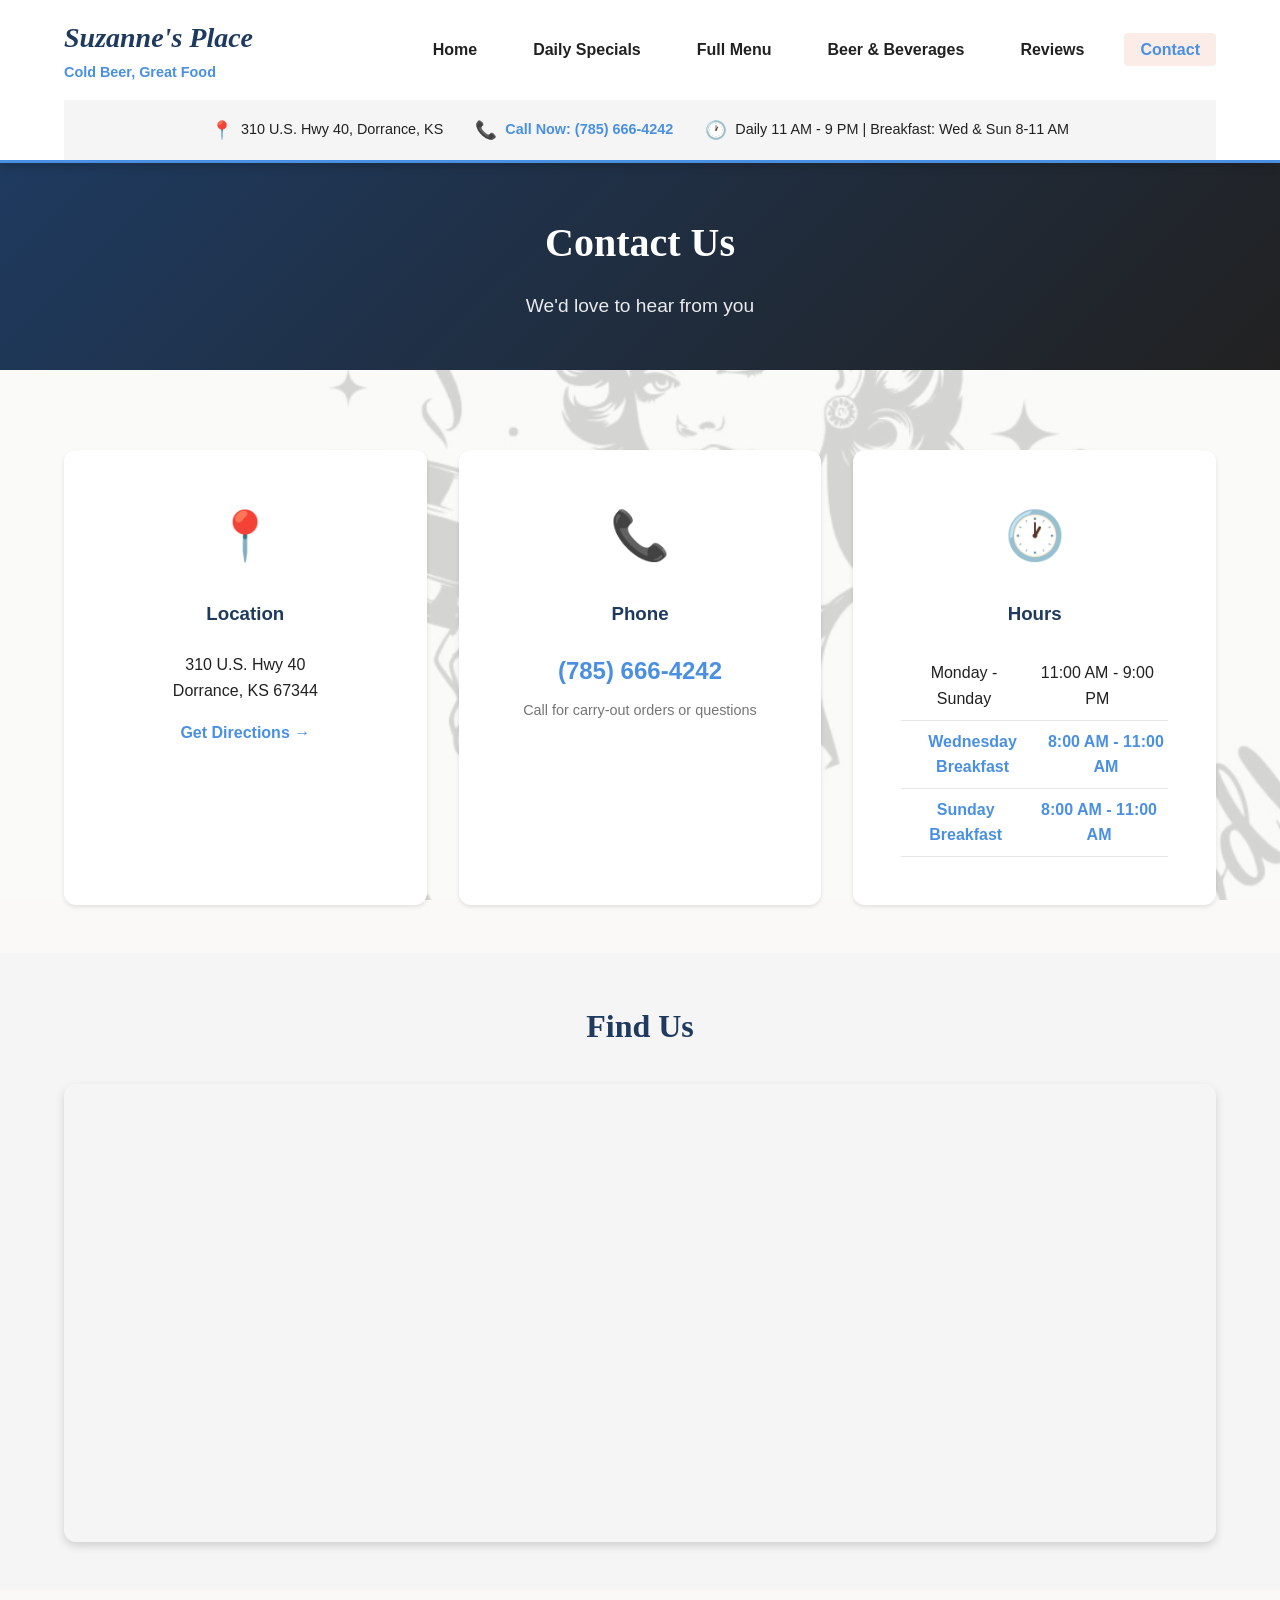
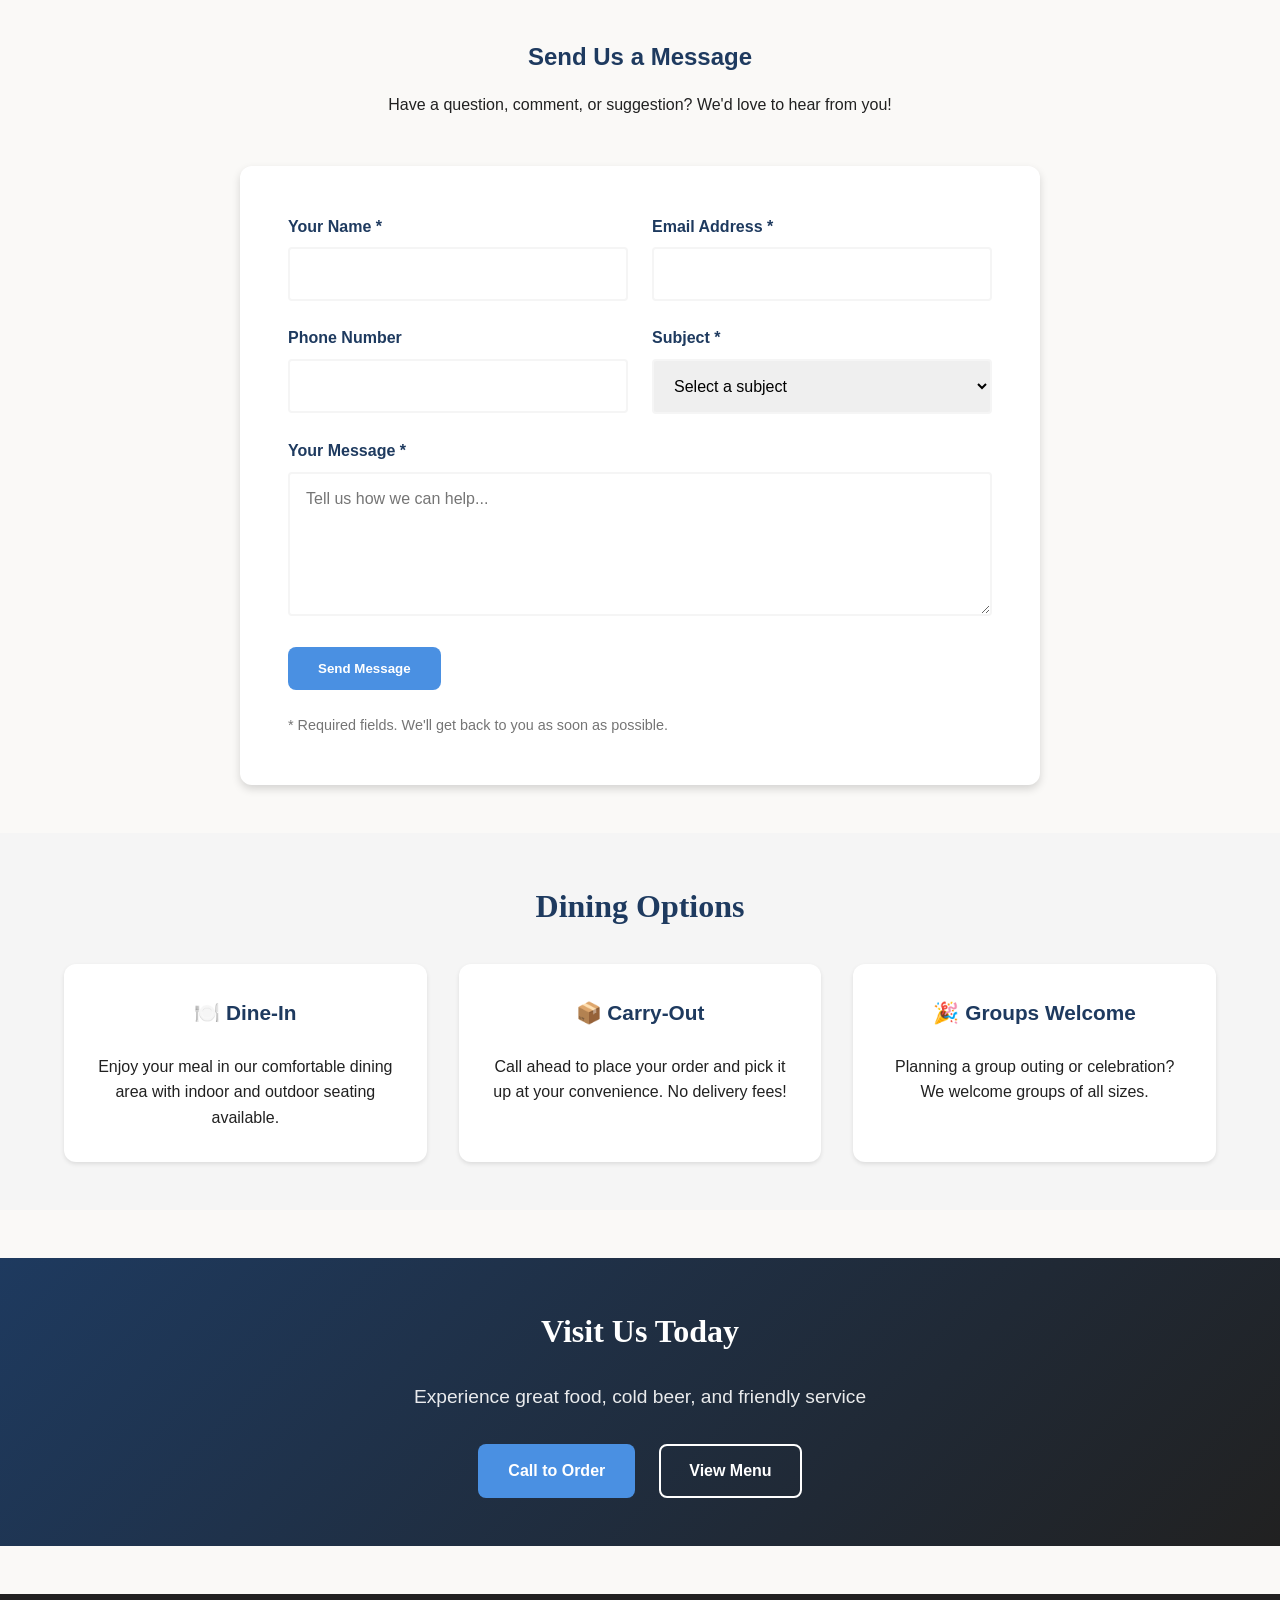
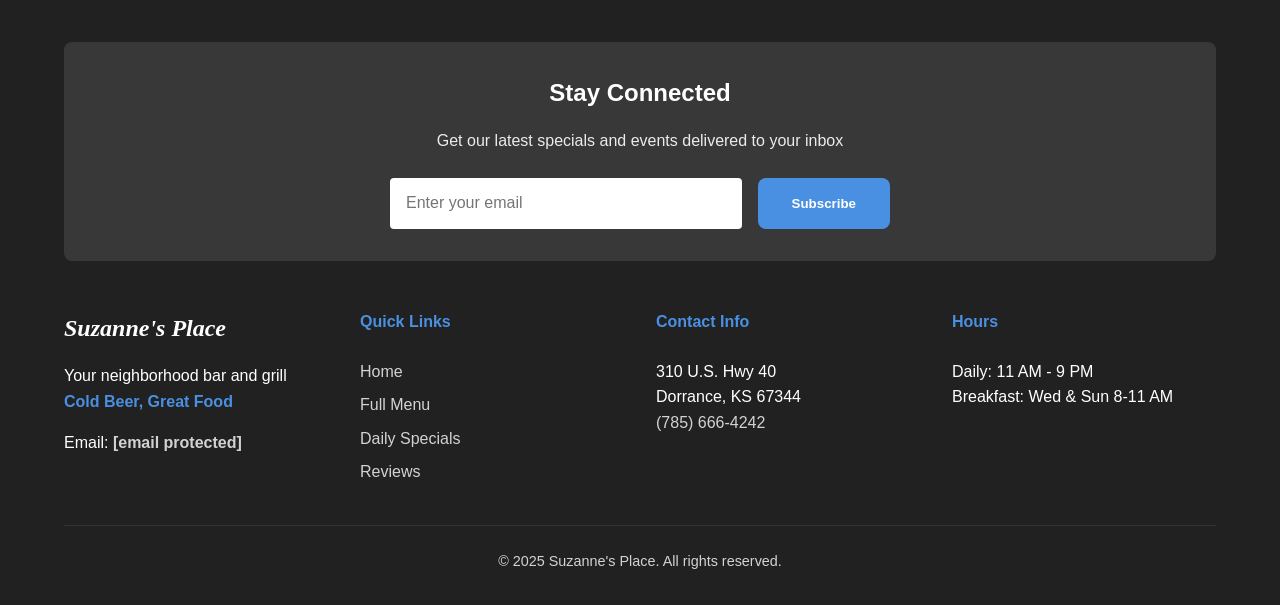
<file: contact.html>
<!DOCTYPE html>
<html lang="en">
<head>
    <meta charset="UTF-8">
    <meta name="viewport" content="width=device-width, initial-scale=1.0">
    <meta name="description" content="Contact Suzanne's Place bar and grill in Dorrance, Kansas. Address, phone, hours, and directions.">
    <title>Contact Us | Suzanne's Place - Dorrance, KS</title>
    <link rel="stylesheet" href="styles.css">
</head>
<body>
    <!-- Header Navigation -->
    <header class="site-header">
        <div class="container">
            <div class="header-content">
                <div class="logo-section">
                    <h1 class="logo-text">Suzanne's Place</h1>
                    <p class="tagline">Cold Beer, Great Food</p>
                </div>
                
                <button class="mobile-menu-toggle" aria-label="Toggle navigation menu">
                    <span></span>
                    <span></span>
                    <span></span>
                </button>
                
                <nav class="main-nav">
                    <ul>
                        <li><a href="index.html">Home</a></li>
                        <li><a href="daily-specials.html">Daily Specials</a></li>
                        <li><a href="menu.html">Full Menu</a></li>
                        <li><a href="beer-beverages.html">Beer & Beverages</a></li>
                        <li><a href="reviews.html">Reviews</a></li>
                        <li><a href="contact.html" class="active">Contact</a></li>
                    </ul>
                </nav>
            </div>
            
            <div class="header-info">
                <div class="info-item">
                    <span class="icon">📍</span>
                    <span>310 U.S. Hwy 40, Dorrance, KS</span>
                </div>
                <div class="info-item">
                    <span class="icon">📞</span>
                    <a href="tel:+17856664242" class="phone-link">Call Now: (785) 666-4242</a>
                </div>
                <div class="info-item">
                    <span class="icon">🕐</span>
                    <span>Daily 11 AM - 9 PM | Breakfast: Wed & Sun 8-11 AM</span>
                </div>
            </div>
        </div>
    </header>

    <!-- Page Header -->
    <section class="page-header">
        <div class="container">
            <h1>Contact Us</h1>
            <p>We'd love to hear from you</p>
        </div>
    </section>

    <!-- Contact Information -->
    <section class="contact-info-section">
        <div class="container">
            <div class="contact-grid">
                <div class="contact-card">
                    <div class="contact-icon">📍</div>
                    <h3>Location</h3>
                    <p>310 U.S. Hwy 40<br>
                    Dorrance, KS 67344</p>
                    <a href="https://maps.google.com/?q=310+US+Highway+40+Dorrance+KS+67344" target="_blank" class="link-arrow">Get Directions →</a>
                </div>

                <div class="contact-card">
                    <div class="contact-icon">📞</div>
                    <h3>Phone</h3>
                    <p><a href="tel:+7856664242" class="phone-large">(785) 666-4242</a></p>
                    <p class="contact-note">Call for carry-out orders or questions</p>
                </div>

                <div class="contact-card">
                    <div class="contact-icon">🕐</div>
                    <h3>Hours</h3>
                    <div class="hours-list-contact">
                        <div class="hours-item">
                            <span>Monday - Sunday</span>
                            <span>11:00 AM - 9:00 PM</span>
                        </div>
                        <div class="hours-item special-hours">
                            <span>Wednesday Breakfast</span>
                            <span>8:00 AM - 11:00 AM</span>
                        </div>
                        <div class="hours-item special-hours">
                            <span>Sunday Breakfast</span>
                            <span>8:00 AM - 11:00 AM</span>
                        </div>
                    </div>
                </div>
            </div>
        </div>
    </section>

    <!-- Map Section -->
    <section class="map-section">
        <div class="container">
            <h2 class="section-title">Find Us</h2>
            <div class="map-container">
                <!-- Replace this iframe src with your actual Google Maps embed code -->
                <iframe 
                    src="https://www.google.com/maps/embed?pb=!1m18!1m12!1m3!1d3091.234567890123!2d-98.5849999!3d38.8595000!2m3!1f0!2f0!3f0!3m2!1i1024!2i768!4f13.1!3m3!1m2!1s0x0%3A0x0!2zMzjCsDUxJzM0LjIiTiA5OMKwMzUnMDYuMCJX!5e0!3m2!1sen!2sus!4v1234567890123!5m2!1sen!2sus" 
                    width="100%" 
                    height="450" 
                    style="border:0;" 
                    allowfullscreen="" 
                    loading="lazy" 
                    referrerpolicy="no-referrer-when-downgrade"
                    title="Suzanne's Place location map">
                </iframe>
            </div>
        </div>
    </section>

    <!-- Contact Form -->
    <section class="contact-form-section">
        <div class="container">
            <div class="form-intro">
                <h2>Send Us a Message</h2>
                <p>Have a question, comment, or suggestion? We'd love to hear from you!</p>
            </div>

            <form class="contact-form" action="https://formspree.io/f/YOUR_FORM_ID" method="POST">
                <div class="form-row">
                    <div class="form-group">
                        <label for="contact-name">Your Name *</label>
                        <input type="text" id="contact-name" name="name" required>
                    </div>
                    
                    <div class="form-group">
                        <label for="contact-email">Email Address *</label>
                        <input type="email" id="contact-email" name="email" required>
                    </div>
                </div>

                <div class="form-row">
                    <div class="form-group">
                        <label for="contact-phone">Phone Number</label>
                        <input type="tel" id="contact-phone" name="phone">
                    </div>
                    
                    <div class="form-group">
                        <label for="contact-subject">Subject *</label>
                        <select id="contact-subject" name="subject" required>
                            <option value="">Select a subject</option>
                            <option value="general">General Inquiry</option>
                            <option value="catering">Catering Request</option>
                            <option value="feedback">Feedback</option>
                            <option value="suggestion">Suggestion</option>
                            <option value="other">Other</option>
                        </select>
                    </div>
                </div>
                
                <div class="form-group">
                    <label for="contact-message">Your Message *</label>
                    <textarea id="contact-message" name="message" rows="6" required placeholder="Tell us how we can help..."></textarea>
                </div>
                
                <button type="submit" class="btn btn-primary">Send Message</button>
                
                <p class="form-note">* Required fields. We'll get back to you as soon as possible.</p>
            </form>
        </div>
    </section>

    <!-- Dining Options -->
    <section class="dining-options-section">
        <div class="container">
            <h2 class="section-title">Dining Options</h2>
            <div class="options-grid">
                <div class="option-card">
                    <h3>🍽️ Dine-In</h3>
                    <p>Enjoy your meal in our comfortable dining area with indoor and outdoor seating available.</p>
                </div>

                <div class="option-card">
                    <h3>📦 Carry-Out</h3>
                    <p>Call ahead to place your order and pick it up at your convenience. No delivery fees!</p>
                </div>

                <div class="option-card">
                    <h3>🎉 Groups Welcome</h3>
                    <p>Planning a group outing or celebration? We welcome groups of all sizes.</p>
                </div>
            </div>
        </div>
    </section>

    <!-- Call to Action -->
    <section class="cta-section">
        <div class="container">
            <div class="cta-content">
                <h2>Visit Us Today</h2>
                <p>Experience great food, cold beer, and friendly service</p>
                <div class="cta-buttons">
                    <a href="tel:+17856664242" class="btn btn-primary">Call to Order</a>
                    <a href="menu.html" class="btn btn-outline">View Menu</a>
                </div>
            </div>
        </div>
    </section>

    <!-- Footer -->
    <footer class="site-footer">
        <div class="container">
            <!-- Email Signup in Footer -->
            <div class="footer-newsletter">
                <h3>Stay Connected</h3>
                <p>Get our latest specials and events delivered to your inbox</p>
                <form class="footer-newsletter-form" action="https://formspree.io/f/YOUR_FORM_ID" method="POST">
                    <input type="email" name="email" placeholder="Enter your email" required>
                    <button type="submit" class="btn btn-primary">Subscribe</button>
                </form>
            </div>
            
            <div class="footer-content">
                <div class="footer-section">
                    <h3>Suzanne's Place</h3>
                    <p>Your neighborhood bar and grill</p>
                    <p class="footer-tagline">Cold Beer, Great Food</p>
                    <p class="footer-email">Email: <a href="/cdn-cgi/l/email-protection#e78e898188a794929d8689898294978b868482c984888a"><span class="__cf_email__" data-cfemail="51383f373e1122242b303f3f3422213d3032347f323e3c">[email&#160;protected]</span></a></p>
                </div>
                
                <div class="footer-section">
                    <h4>Quick Links</h4>
                    <ul>
                        <li><a href="index.html">Home</a></li>
                        <li><a href="menu.html">Full Menu</a></li>
                        <li><a href="daily-specials.html">Daily Specials</a></li>
                        <li><a href="reviews.html">Reviews</a></li>
                    </ul>
                </div>
                
                <div class="footer-section">
                    <h4>Contact Info</h4>
                    <p>310 U.S. Hwy 40<br>Dorrance, KS 67344</p>
                    <p><a href="tel:+17856664242">(785) 666-4242</a></p>
                </div>
                
                <div class="footer-section">
                    <h4>Hours</h4>
                    <p>Daily: 11 AM - 9 PM</p>
                    <p>Breakfast: Wed & Sun 8-11 AM</p>
                </div>
            </div>
            
            <div class="footer-bottom">
                <p>&copy; 2025 Suzanne's Place. All rights reserved.</p>
</file>
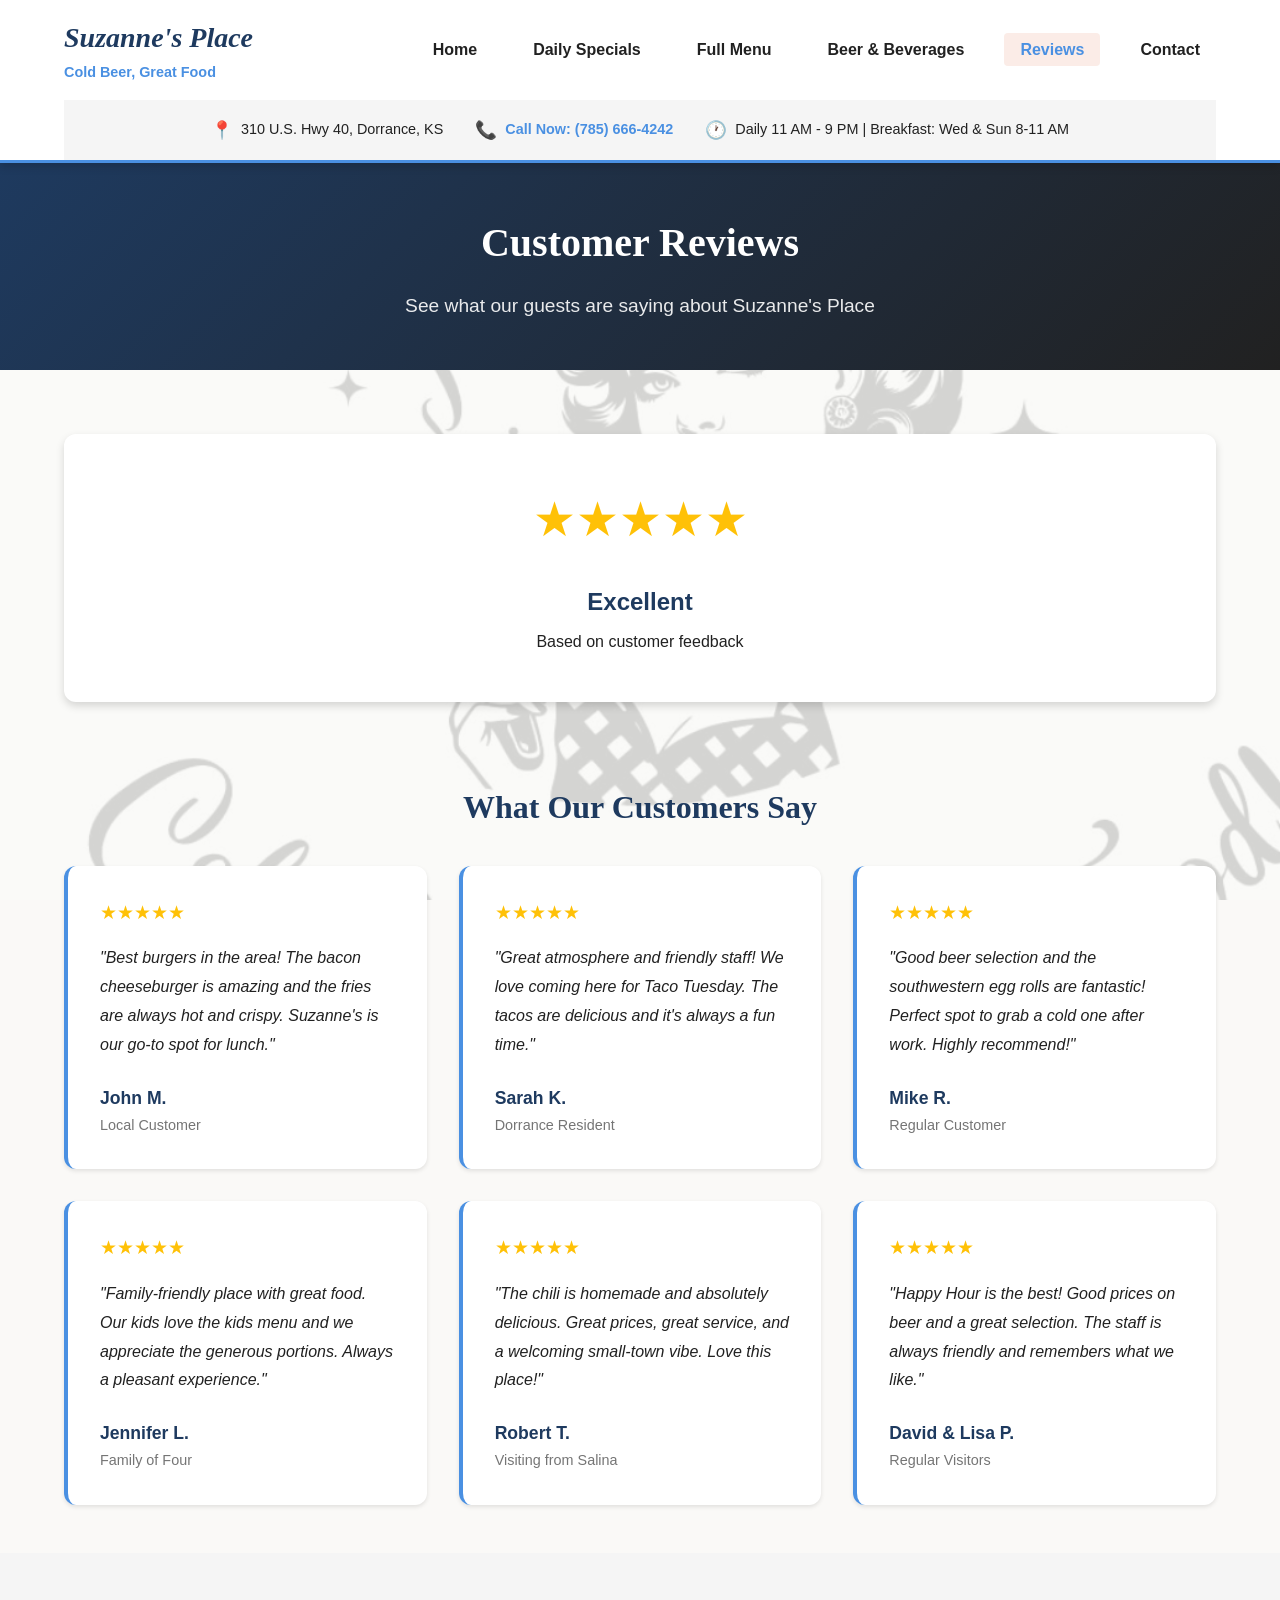
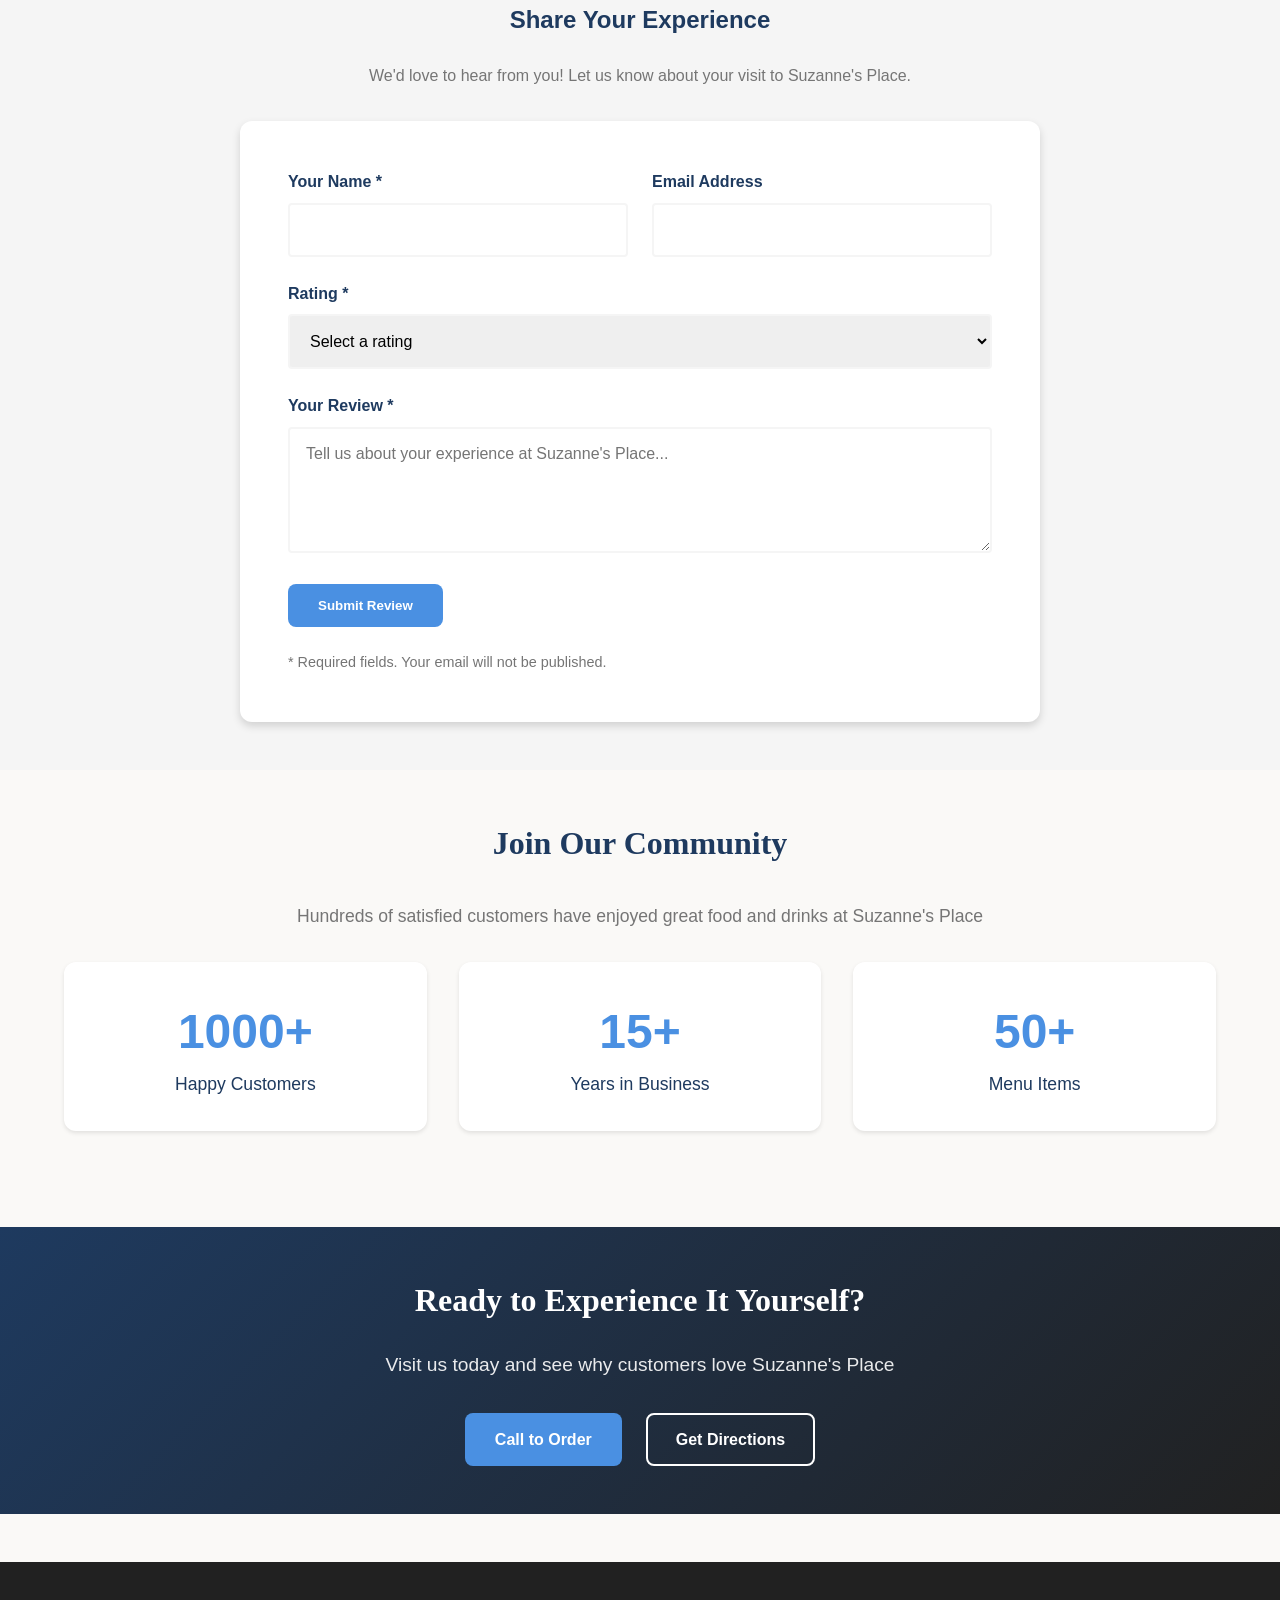
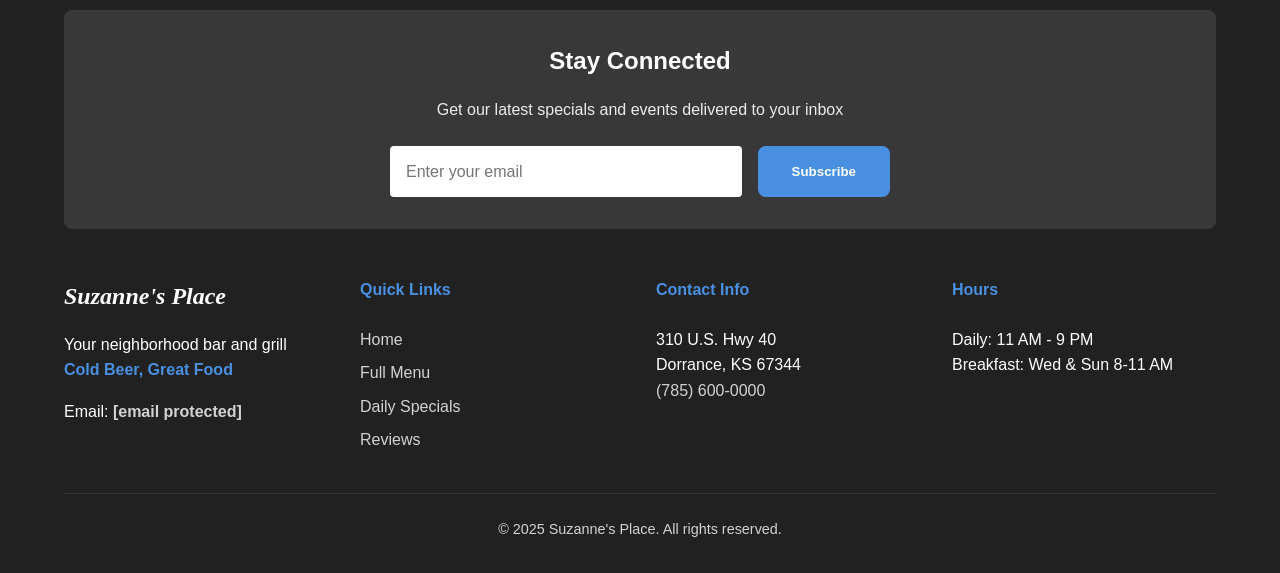
<file: reviews.html>
<!DOCTYPE html>
<html lang="en">
<head>
    <meta charset="UTF-8">
    <meta name="viewport" content="width=device-width, initial-scale=1.0">
    <meta name="description" content="Customer reviews and testimonials for Suzanne's Place bar and grill in Dorrance, Kansas. See what our customers are saying!">
    <title>Customer Reviews | Suzanne's Place - Dorrance, KS</title>
    <link rel="stylesheet" href="styles.css">
</head>
<body>
    <!-- Header Navigation -->
    <header class="site-header">
        <div class="container">
            <div class="header-content">
                <div class="logo-section">
                    <h1 class="logo-text">Suzanne's Place</h1>
                    <p class="tagline">Cold Beer, Great Food</p>
                </div>
                
                <button class="mobile-menu-toggle" aria-label="Toggle navigation menu">
                    <span></span>
                    <span></span>
                    <span></span>
                </button>
                
                <nav class="main-nav">
                    <ul>
                        <li><a href="index.html">Home</a></li>
                        <li><a href="daily-specials.html">Daily Specials</a></li>
                        <li><a href="menu.html">Full Menu</a></li>
                        <li><a href="beer-beverages.html">Beer & Beverages</a></li>
                        <li><a href="reviews.html" class="active">Reviews</a></li>
                        <li><a href="contact.html">Contact</a></li>
                    </ul>
                </nav>
            </div>
            
            <div class="header-info">
                <div class="info-item">
                    <span class="icon">📍</span>
                    <span>310 U.S. Hwy 40, Dorrance, KS</span>
                </div>
                <div class="info-item">
                    <span class="icon">📞</span>
                    <a href="tel:+17856664242" class="phone-link">Call Now: (785) 666-4242</a>
                </div>
                <div class="info-item">
                    <span class="icon">🕐</span>
                    <span>Daily 11 AM - 9 PM | Breakfast: Wed & Sun 8-11 AM</span>
                </div>
            </div>
        </div>
    </header>

    <!-- Page Header -->
    <section class="page-header">
        <div class="container">
            <h1>Customer Reviews</h1>
            <p>See what our guests are saying about Suzanne's Place</p>
        </div>
    </section>

    <!-- Reviews Summary -->
    <section class="reviews-summary">
        <div class="container">
            <div class="summary-card">
                <div class="rating-display">
                    <div class="stars">★★★★★</div>
                    <div class="rating-text">
                        <h2>Excellent</h2>
                        <p>Based on customer feedback</p>
                    </div>
                </div>
            </div>
        </div>
    </section>

    <!-- Customer Testimonials -->
    <section class="testimonials-section">
        <div class="container">
            <h2 class="section-title">What Our Customers Say</h2>
            
            <div class="testimonials-grid">
                <div class="testimonial-card">
                    <div class="stars-small">★★★★★</div>
                    <p class="testimonial-text">"Best burgers in the area! The bacon cheeseburger is amazing and the fries are always hot and crispy. Suzanne's is our go-to spot for lunch."</p>
                    <div class="testimonial-author">
                        <strong>John M.</strong>
                        <span>Local Customer</span>
                    </div>
                </div>

                <div class="testimonial-card">
                    <div class="stars-small">★★★★★</div>
                    <p class="testimonial-text">"Great atmosphere and friendly staff! We love coming here for Taco Tuesday. The tacos are delicious and it's always a fun time."</p>
                    <div class="testimonial-author">
                        <strong>Sarah K.</strong>
                        <span>Dorrance Resident</span>
                    </div>
                </div>

                <div class="testimonial-card">
                    <div class="stars-small">★★★★★</div>
                    <p class="testimonial-text">"Good beer selection and the southwestern egg rolls are fantastic! Perfect spot to grab a cold one after work. Highly recommend!"</p>
                    <div class="testimonial-author">
                        <strong>Mike R.</strong>
                        <span>Regular Customer</span>
                    </div>
                </div>

                <div class="testimonial-card">
                    <div class="stars-small">★★★★★</div>
                    <p class="testimonial-text">"Family-friendly place with great food. Our kids love the kids menu and we appreciate the generous portions. Always a pleasant experience."</p>
                    <div class="testimonial-author">
                        <strong>Jennifer L.</strong>
                        <span>Family of Four</span>
                    </div>
                </div>

                <div class="testimonial-card">
                    <div class="stars-small">★★★★★</div>
                    <p class="testimonial-text">"The chili is homemade and absolutely delicious. Great prices, great service, and a welcoming small-town vibe. Love this place!"</p>
                    <div class="testimonial-author">
                        <strong>Robert T.</strong>
                        <span>Visiting from Salina</span>
                    </div>
                </div>

                <div class="testimonial-card">
                    <div class="stars-small">★★★★★</div>
                    <p class="testimonial-text">"Happy Hour is the best! Good prices on beer and a great selection. The staff is always friendly and remembers what we like."</p>
                    <div class="testimonial-author">
                        <strong>David & Lisa P.</strong>
                        <span>Regular Visitors</span>
                    </div>
                </div>
            </div>
        </div>
    </section>

    <!-- Leave a Review Section -->
    <section class="leave-review-section">
        <div class="container">
            <div class="review-form-container">
                <h2>Share Your Experience</h2>
                <p>We'd love to hear from you! Let us know about your visit to Suzanne's Place.</p>
                
                <form class="review-form" action="https://formspree.io/f/YOUR_FORM_ID" method="POST">
                    <div class="form-row">
                        <div class="form-group">
                            <label for="review-name">Your Name *</label>
                            <input type="text" id="review-name" name="name" required>
                        </div>
                        
                        <div class="form-group">
                            <label for="review-email">Email Address</label>
                            <input type="email" id="review-email" name="email">
                        </div>
                    </div>
                    
                    <div class="form-group">
                        <label for="review-rating">Rating *</label>
                        <select id="review-rating" name="rating" required>
                            <option value="">Select a rating</option>
                            <option value="5">★★★★★ Excellent</option>
                            <option value="4">★★★★☆ Very Good</option>
                            <option value="3">★★★☆☆ Good</option>
                            <option value="2">★★☆☆☆ Fair</option>
                            <option value="1">★☆☆☆☆ Poor</option>
                        </select>
                    </div>
                    
                    <div class="form-group">
                        <label for="review-text">Your Review *</label>
                        <textarea id="review-text" name="review" rows="5" required placeholder="Tell us about your experience at Suzanne's Place..."></textarea>
                    </div>
                    
                    <button type="submit" class="btn btn-primary">Submit Review</button>
                    
                    <p class="form-note">* Required fields. Your email will not be published.</p>
                </form>
            </div>
        </div>
    </section>

    <!-- Social Proof -->
    <section class="social-proof-section">
        <div class="container">
            <h2 class="section-title">Join Our Community</h2>
            <p class="section-intro">Hundreds of satisfied customers have enjoyed great food and drinks at Suzanne's Place</p>
            
            <div class="stats-grid">
                <div class="stat-card">
                    <div class="stat-number">1000+</div>
                    <div class="stat-label">Happy Customers</div>
                </div>
                
                <div class="stat-card">
                    <div class="stat-number">15+</div>
                    <div class="stat-label">Years in Business</div>
                </div>
                
                <div class="stat-card">
                    <div class="stat-number">50+</div>
                    <div class="stat-label">Menu Items</div>
                </div>
            </div>
        </div>
    </section>

    <!-- Call to Action -->
    <section class="cta-section">
        <div class="container">
            <div class="cta-content">
                <h2>Ready to Experience It Yourself?</h2>
                <p>Visit us today and see why customers love Suzanne's Place</p>
                <div class="cta-buttons">
                    <a href="tel:+17856000000" class="btn btn-primary">Call to Order</a>
                    <a href="contact.html" class="btn btn-outline">Get Directions</a>
                </div>
            </div>
        </div>
    </section>

    <!-- Footer -->
    <footer class="site-footer">
        <div class="container">
            <!-- Email Signup in Footer -->
            <div class="footer-newsletter">
                <h3>Stay Connected</h3>
                <p>Get our latest specials and events delivered to your inbox</p>
                <form class="footer-newsletter-form" action="https://formspree.io/f/YOUR_FORM_ID" method="POST">
                    <input type="email" name="email" placeholder="Enter your email" required>
                    <button type="submit" class="btn btn-primary">Subscribe</button>
                </form>
            </div>
            
            <div class="footer-content">
                <div class="footer-section">
                    <h3>Suzanne's Place</h3>
                    <p>Your neighborhood bar and grill</p>
                    <p class="footer-tagline">Cold Beer, Great Food</p>
                    <p class="footer-email">Email: <a href="/cdn-cgi/l/email-protection#ec85828a83ac9f99968d8282899f9c808d8f89c28f8381"><span class="__cf_email__" data-cfemail="8ae3e4ece5caf9fff0ebe4e4eff9fae6ebe9efa4e9e5e7">[email&#160;protected]</span></a></p>
                </div>
                
                <div class="footer-section">
                    <h4>Quick Links</h4>
                    <ul>
                        <li><a href="index.html">Home</a></li>
                        <li><a href="menu.html">Full Menu</a></li>
                        <li><a href="daily-specials.html">Daily Specials</a></li>
                        <li><a href="reviews.html">Reviews</a></li>
                    </ul>
                </div>
                
                <div class="footer-section">
                    <h4>Contact Info</h4>
                    <p>310 U.S. Hwy 40<br>Dorrance, KS 67344</p>
                    <p><a href="tel:+17856000000">(785) 600-0000</a></p>
                </div>
                
                <div class="footer-section">
                    <h4>Hours</h4>
                    <p>Daily: 11 AM - 9 PM</p>
                    <p>Breakfast: Wed & Sun 8-11 AM</p>
                </div>
            </div>
            
            <div class="footer-bottom">
                <p>&copy; 2025 Suzanne's Place. All rights reserved.</p>
</file>
<file: styles.css>
/* ============================================
   SUZANNE'S PLACE - WEBSITE STYLES
   Bar & Grill Theme with Warm, Welcoming Design
   ============================================ */

/* CSS Variables - Color Palette */
:root {
    /* Primary Colors - Blue bar and grill theme */
    --primary-brown: #1E3A5F;
    --accent-orange: #4A90E2;
    --warm-tan: #7BA3CC;
    --cream: #EFEBE9;
    --dark-charcoal: #212121;
    
    /* Text Colors */
    --text-primary: #212121;
    --text-secondary: #5D4037;
    --text-light: #757575;
    --text-white: #FFFFFF;
    
    /* Background Colors */
    --bg-cream: #FAF9F7;
    --bg-white: #FFFFFF;
    --bg-light: #F5F5F5;
    
    /* Accent Colors */
    --success-green: #4CAF50;
    --warning-yellow: #FFC107;
    
    /* Spacing */
    --spacing-xs: 0.5rem;
    --spacing-sm: 1rem;
    --spacing-md: 1.5rem;
    --spacing-lg: 2rem;
    --spacing-xl: 3rem;
    
    /* Border Radius */
    --radius-sm: 4px;
    --radius-md: 8px;
    --radius-lg: 12px;
    
    /* Shadows */
    --shadow-sm: 0 2px 4px rgba(0,0,0,0.1);
    --shadow-md: 0 4px 8px rgba(0,0,0,0.15);
    --shadow-lg: 0 8px 16px rgba(0,0,0,0.2);
    
    /* Transitions */
    --transition-fast: 0.2s ease;
    --transition-normal: 0.3s ease;
}

/* ============================================
   RESET & BASE STYLES
   ============================================ */

* {
    margin: 0;
    padding: 0;
    box-sizing: border-box;
}

html {
    font-size: 16px;
    scroll-behavior: smooth;
}

body {
    font-family: 'Segoe UI', Tahoma, Geneva, Verdana, sans-serif;
    line-height: 1.6;
    color: var(--text-primary);
    background-color: var(--bg-cream);
    position: relative;
}

body::before {
    content: '';
    position: fixed;
    top: 0;
    left: 0;
    width: 100%;
    height: 100%;
    background-image: url('images/suzannes-place-logo.png');
    background-repeat: no-repeat;
    background-position: center center;
    background-size: cover;
    opacity: 0.15;
    z-index: -1;
    pointer-events: none;
}

img {
    max-width: 100%;
    height: auto;
    display: block;
    /* Prevent images from being dragged */
    -webkit-user-drag: none;
    user-select: none;
    /* Smooth rendering on all devices */
    image-rendering: auto;
    -ms-interpolation-mode: bicubic;
}

a {
    text-decoration: none;
    color: inherit;
    transition: var(--transition-fast);
}

ul {
    list-style: none;
}

/* ============================================
   CONTAINER & LAYOUT
   ============================================ */

.container {
    max-width: 1200px;
    margin: 0 auto;
    padding: 0 var(--spacing-md);
}

/* ============================================
   HEADER STYLES
   ============================================ */

.site-header {
    background-color: var(--bg-white);
    border-bottom: 3px solid var(--accent-orange);
    position: sticky;
    top: 0;
    z-index: 1000;
    box-shadow: var(--shadow-md);
}

.header-content {
    display: flex;
    justify-content: space-between;
    align-items: center;
    padding: var(--spacing-sm) 0;
}

.logo-section {
    display: flex;
    flex-direction: column;
}

.logo-text {
    font-size: 1.75rem;
    font-weight: 700;
    color: var(--primary-brown);
    font-family: 'Georgia', serif;
    font-style: italic;
}

.tagline {
    font-size: 0.9rem;
    color: var(--accent-orange);
    font-weight: 600;
}

/* Mobile Menu Toggle */
.mobile-menu-toggle {
    display: none;
    flex-direction: column;
    background: none;
    border: none;
    cursor: pointer;
    padding: var(--spacing-xs);
}

.mobile-menu-toggle span {
    width: 25px;
    height: 3px;
    background-color: var(--primary-brown);
    margin: 3px 0;
    transition: var(--transition-fast);
    border-radius: 2px;
}

/* Main Navigation */
.main-nav ul {
    display: flex;
    gap: var(--spacing-md);
}

.main-nav a {
    color: var(--text-primary);
    font-weight: 600;
    padding: var(--spacing-xs) var(--spacing-sm);
    border-radius: var(--radius-sm);
    transition: var(--transition-fast);
}

.main-nav a:hover,
.main-nav a.active {
    color: var(--accent-orange);
    background-color: rgba(216, 67, 21, 0.1);
}

/* Header Info Bar */
.header-info {
    display: flex;
    gap: var(--spacing-lg);
    padding: var(--spacing-sm) 0;
    background-color: var(--bg-light);
    flex-wrap: wrap;
    justify-content: center;
}

.info-item {
    display: flex;
    align-items: center;
    gap: var(--spacing-xs);
    font-size: 0.9rem;
}

.info-item .icon {
    font-size: 1.1rem;
}

.phone-link {
    color: var(--accent-orange);
    font-weight: 700;
}

.phone-link:hover {
    text-decoration: underline;
}

/* ============================================
   HERO SECTION
   ============================================ */

.hero {
    position: relative;
    background: linear-gradient(135deg, var(--primary-brown) 0%, var(--dark-charcoal) 100%);
    color: var(--text-white);
    padding: var(--spacing-xl) 0;
    margin-bottom: var(--spacing-lg);
}

.hero-image img {
    width: 100%;
    height: 400px;
    object-fit: contain;
    border-radius: var(--radius-lg);
    box-shadow: var(--shadow-lg);
    background-color: var(--bg-white);
    padding: var(--spacing-lg);
}

.hero-content {
    padding: var(--spacing-lg) 0;
}

.hero-title {
    font-size: 2.5rem;
    margin-bottom: var(--spacing-md);
    font-family: 'Georgia', serif;
}

.hero-description {
    font-size: 1.2rem;
    margin-bottom: var(--spacing-lg);
    opacity: 0.95;
}

.hero-buttons {
    display: flex;
    gap: var(--spacing-md);
    flex-wrap: wrap;
}

/* ============================================
   BUTTONS
   ============================================ */

.btn {
    display: inline-block;
    padding: 12px 28px;
    border-radius: var(--radius-md);
    font-weight: 700;
    text-align: center;
    cursor: pointer;
    transition: var(--transition-normal);
    border: 2px solid transparent;
}

.btn-primary {
    background-color: var(--accent-orange);
    color: var(--text-white);
}

.btn-primary:hover {
    background-color: #BF360C;
    transform: translateY(-2px);
    box-shadow: var(--shadow-md);
}

.btn-secondary {
    background-color: var(--primary-brown);
    color: var(--text-white);
}

.btn-secondary:hover {
    background-color: #4E342E;
}

.btn-outline {
    background-color: transparent;
    color: var(--text-white);
    border-color: var(--text-white);
}

.btn-outline:hover {
    background-color: var(--text-white);
    color: var(--primary-brown);
}

/* ============================================
   PAGE HEADER
   ============================================ */

.page-header {
    background: linear-gradient(135deg, var(--primary-brown) 0%, var(--dark-charcoal) 100%);
    color: var(--text-white);
    padding: var(--spacing-xl) 0;
    text-align: center;
    margin-bottom: var(--spacing-lg);
}

.page-header h1 {
    font-size: 2.5rem;
    margin-bottom: var(--spacing-sm);
    font-family: 'Georgia', serif;
}

.page-header p {
    font-size: 1.2rem;
    opacity: 0.9;
}

/* ============================================
   SECTION STYLES
   ============================================ */

.section-title {
    font-size: 2rem;
    color: var(--primary-brown);
    margin-bottom: var(--spacing-lg);
    text-align: center;
    font-family: 'Georgia', serif;
}

.section-intro {
    text-align: center;
    font-size: 1.1rem;
    color: var(--text-light);
    margin-bottom: var(--spacing-lg);
    max-width: 800px;
    margin-left: auto;
    margin-right: auto;
}

/* Quick Info Section */
.quick-info {
    padding: var(--spacing-xl) 0;
    background-color: var(--bg-white);
}

.info-grid {
    display: grid;
    grid-template-columns: repeat(auto-fit, minmax(300px, 1fr));
    gap: var(--spacing-lg);
}

.info-card {
    background-color: var(--bg-cream);
    padding: var(--spacing-lg);
    border-radius: var(--radius-lg);
    box-shadow: var(--shadow-sm);
    transition: var(--transition-normal);
}

.info-card:hover {
    transform: translateY(-5px);
    box-shadow: var(--shadow-md);
}

.info-card h3 {
    color: var(--primary-brown);
    margin-bottom: var(--spacing-sm);
    font-size: 1.4rem;
}

.link-arrow {
    color: var(--accent-orange);
    font-weight: 700;
    display: inline-block;
    margin-top: var(--spacing-sm);
}

.link-arrow:hover {
    transform: translateX(5px);
}

/* Featured Section */
.featured-section {
    padding: var(--spacing-xl) 0;
}

.featured-grid {
    display: grid;
    grid-template-columns: repeat(auto-fit, minmax(280px, 1fr));
    gap: var(--spacing-lg);
    margin-bottom: var(--spacing-lg);
}

.featured-item {
    background-color: var(--bg-white);
    border-radius: var(--radius-lg);
    overflow: hidden;
    box-shadow: var(--shadow-sm);
    transition: var(--transition-normal);
}

.featured-item:hover {
    transform: translateY(-5px);
    box-shadow: var(--shadow-lg);
}

.featured-image {
    height: 200px;
    overflow: hidden;
}

.featured-image img {
    width: 100%;
    height: 100%;
    object-fit: cover;
}

.featured-item h3 {
    padding: var(--spacing-md);
    color: var(--primary-brown);
}

.featured-item p {
    padding: 0 var(--spacing-md);
    color: var(--text-light);
}

.featured-item .price {
    display: block;
    padding: var(--spacing-md);
    color: var(--accent-orange);
    font-weight: 700;
    font-size: 1.2rem;
}

.text-center {
    text-align: center;
}

/* Hours Section */
.hours-section {
    padding: var(--spacing-xl) 0;
    background-color: var(--bg-white);
}

.hours-grid {
    display: grid;
    grid-template-columns: repeat(auto-fit, minmax(300px, 1fr));
    gap: var(--spacing-lg);
}

.hours-card {
    background-color: var(--bg-cream);
    padding: var(--spacing-lg);
    border-radius: var(--radius-lg);
    box-shadow: var(--shadow-sm);
}

.hours-card h2 {
    color: var(--primary-brown);
    margin-bottom: var(--spacing-md);
    font-size: 1.5rem;
}

.hours-row {
    display: flex;
    justify-content: space-between;
    padding: var(--spacing-sm) 0;
    border-bottom: 1px solid rgba(0,0,0,0.1);
}

.hours-row.special {
    color: var(--accent-orange);
    font-weight: 700;
}

.events-list .event-item {
    padding: var(--spacing-sm) 0;
    border-bottom: 1px solid rgba(0,0,0,0.1);
}

.event-item strong {
    color: var(--primary-brown);
    display: block;
    margin-bottom: var(--spacing-xs);
}

/* About Section */
.about-section {
    padding: var(--spacing-xl) 0;
}

.about-content {
    display: grid;
    grid-template-columns: repeat(auto-fit, minmax(300px, 1fr));
    gap: var(--spacing-xl);
    align-items: center;
}

.about-text p {
    margin-bottom: var(--spacing-md);
    line-height: 1.8;
}

.about-image img {
    border-radius: var(--radius-lg);
    box-shadow: var(--shadow-md);
}

/* ============================================
   MENU STYLES
   ============================================ */

.menu-nav {
    background-color: var(--bg-white);
    padding: var(--spacing-md) 0;
    margin-bottom: var(--spacing-lg);
    position: sticky;
    top: 140px;
    z-index: 100;
    box-shadow: var(--shadow-sm);
}

.menu-categories {
    display: flex;
    gap: var(--spacing-md);
    justify-content: center;
    flex-wrap: wrap;
}

.menu-cat-link {
    padding: var(--spacing-xs) var(--spacing-md);
    background-color: var(--bg-cream);
    border-radius: var(--radius-md);
    color: var(--primary-brown);
    font-weight: 600;
    transition: var(--transition-fast);
}

.menu-cat-link:hover {
    background-color: var(--accent-orange);
    color: var(--text-white);
}

.menu-content {
    padding: var(--spacing-lg) 0;
}

.menu-category {
    margin-bottom: var(--spacing-xl);
}

.category-title {
    font-size: 1.8rem;
    color: var(--primary-brown);
    margin-bottom: var(--spacing-md);
    font-family: 'Georgia', serif;
    border-bottom: 3px solid var(--accent-orange);
    padding-bottom: var(--spacing-sm);
}

.category-note {
    font-style: italic;
    color: var(--text-light);
    margin-bottom: var(--spacing-md);
}

.menu-grid {
    display: grid;
    grid-template-columns: repeat(auto-fill, minmax(300px, 1fr));
    gap: var(--spacing-lg);
}

.menu-item {
    background-color: var(--bg-white);
    border-radius: var(--radius-lg);
    overflow: hidden;
    box-shadow: var(--shadow-sm);
    transition: var(--transition-normal);
}

.menu-item:hover {
    box-shadow: var(--shadow-md);
    transform: translateY(-3px);
}

.menu-item-image {
    height: 180px;
    overflow: hidden;
    background-color: var(--bg-light);
}

.menu-item-image img {
    width: 100%;
    height: 100%;
    object-fit: cover;
}

.menu-item-content {
    padding: var(--spacing-md);
}

.item-name {
    font-size: 1.2rem;
    color: var(--primary-brown);
    margin-bottom: var(--spacing-xs);
    font-weight: 700;
}

.item-description {
    color: var(--text-light);
    margin-bottom: var(--spacing-sm);
    font-size: 0.95rem;
}

.item-price {
    color: var(--accent-orange);
    font-weight: 700;
    font-size: 1.1rem;
}

/* ============================================
   BEER & BEVERAGES STYLES
   ============================================ */

.happy-hour-banner {
    background: linear-gradient(135deg, var(--accent-orange) 0%, var(--primary-brown) 100%);
    color: var(--text-white);
    padding: var(--spacing-lg);
    margin-bottom: var(--spacing-lg);
    border-radius: var(--radius-lg);
}

.happy-hour-times-banner {
    display: flex;
    gap: var(--spacing-xl);
    justify-content: center;
    flex-wrap: wrap;
    margin-top: var(--spacing-md);
}

.time-item {
    display: flex;
    flex-direction: column;
    text-align: center;
}

.time-item strong {
    font-size: 1.2rem;
    margin-bottom: var(--spacing-xs);
}

.beer-section,
.seltzers-section,
.beverages-section {
    padding: var(--spacing-xl) 0;
}

.beer-category {
    margin-bottom: var(--spacing-xl);
}

.beer-category-title {
    font-size: 1.5rem;
    color: var(--primary-brown);
    margin-bottom: var(--spacing-md);
    border-left: 4px solid var(--accent-orange);
    padding-left: var(--spacing-md);
}

.beer-grid {
    display: grid;
    grid-template-columns: repeat(auto-fill, minmax(200px, 1fr));
    gap: var(--spacing-md);
}

.beer-item {
    background-color: var(--bg-white);
    border-radius: var(--radius-md);
    overflow: hidden;
    box-shadow: var(--shadow-sm);
    transition: var(--transition-normal);
    text-align: center;
}

.beer-item:hover {
    transform: translateY(-3px);
    box-shadow: var(--shadow-md);
}

.beer-image {
    height: 150px;
    background-color: var(--bg-light);
    display: flex;
    align-items: center;
    justify-content: center;
    overflow: hidden;
}

.beer-image img {
    max-height: 100%;
    width: auto;
}

.beer-info {
    padding: var(--spacing-md);
}

.beer-info h4 {
    color: var(--primary-brown);
    margin-bottom: var(--spacing-xs);
}

.beer-type {
    font-size: 0.9rem;
    color: var(--text-light);
}

.beverage-grid {
    display: grid;
    grid-template-columns: repeat(auto-fit, minmax(250px, 1fr));
    gap: var(--spacing-lg);
}

.beverage-category {
    background-color: var(--bg-white);
    padding: var(--spacing-lg);
    border-radius: var(--radius-lg);
    box-shadow: var(--shadow-sm);
}

.beverage-category h3 {
    color: var(--primary-brown);
    margin-bottom: var(--spacing-md);
}

.beverage-list {
    margin-bottom: var(--spacing-md);
}

.beverage-list li {
    padding: var(--spacing-xs) 0;
    border-bottom: 1px solid rgba(0,0,0,0.05);
}

.beverage-price {
    color: var(--accent-orange);
    font-weight: 700;
}

/* ============================================
   SPECIALS PAGE STYLES
   ============================================ */

.specials-section {
    padding: var(--spacing-xl) 0;
}

.featured-special {
    background-color: var(--bg-white);
    border-radius: var(--radius-lg);
    overflow: hidden;
    margin-bottom: var(--spacing-xl);
    box-shadow: var(--shadow-md);
    display: grid;
    grid-template-columns: 1fr 1.5fr;
    gap: 0;
}

.special-image img {
    width: 100%;
    height: 100%;
    object-fit: cover;
}

.special-content {
    padding: var(--spacing-xl);
}

.special-day {
    color: var(--accent-orange);
    font-size: 1.8rem;
    margin-bottom: var(--spacing-md);
    font-family: 'Georgia', serif;
}

.special-description {
    margin-bottom: var(--spacing-lg);
    line-height: 1.8;
}

.special-menu {
    background-color: var(--bg-cream);
    padding: var(--spacing-md);
    border-radius: var(--radius-md);
}

.special-item {
    display: flex;
    justify-content: space-between;
    padding: var(--spacing-sm) 0;
    border-bottom: 1px solid rgba(0,0,0,0.1);
}

.special-item:last-child {
    border-bottom: none;
}

.item-name {
    font-weight: 600;
    color: var(--primary-brown);
}

.item-price {
    color: var(--accent-orange);
    font-weight: 700;
}

.happy-hour-times {
    display: flex;
    gap: var(--spacing-xl);
    margin-top: var(--spacing-md);
}

.time-block {
    flex: 1;
    background-color: var(--bg-cream);
    padding: var(--spacing-md);
    border-radius: var(--radius-md);
}

.time-block strong {
    display: block;
    color: var(--primary-brown);
    margin-bottom: var(--spacing-xs);
}

.rotating-specials {
    padding: var(--spacing-xl) 0;
    background-color: var(--bg-light);
}

.specials-grid {
    display: grid;
    grid-template-columns: repeat(auto-fit, minmax(280px, 1fr));
    gap: var(--spacing-lg);
}

.rotating-card {
    background-color: var(--bg-white);
    border-radius: var(--radius-lg);
    overflow: hidden;
    box-shadow: var(--shadow-sm);
    transition: var(--transition-normal);
}

.rotating-card:hover {
    transform: translateY(-5px);
    box-shadow: var(--shadow-md);
}

.card-image {
    height: 180px;
    overflow: hidden;
}

.card-image img {
    width: 100%;
    height: 100%;
    object-fit: cover;
}

.rotating-card h4 {
    padding: var(--spacing-md);
    color: var(--primary-brown);
}

.rotating-card p {
    padding: 0 var(--spacing-md);
    color: var(--text-light);
}

.pricing {
    padding: var(--spacing-md);
    color: var(--accent-orange);
    font-weight: 700;
}

/* ============================================
   REVIEWS PAGE STYLES
   ============================================ */

.reviews-summary {
    padding: var(--spacing-lg) 0;
}

.summary-card {
    background-color: var(--bg-white);
    border-radius: var(--radius-lg);
    padding: var(--spacing-xl);
    box-shadow: var(--shadow-md);
    text-align: center;
}

.rating-display {
    display: flex;
    flex-direction: column;
    align-items: center;
    gap: var(--spacing-md);
}

.stars {
    font-size: 3rem;
    color: var(--warning-yellow);
}

.rating-text h2 {
    color: var(--primary-brown);
    margin-bottom: var(--spacing-xs);
}

.testimonials-section {
    padding: var(--spacing-xl) 0;
}

.testimonials-grid {
    display: grid;
    grid-template-columns: repeat(auto-fit, minmax(300px, 1fr));
    gap: var(--spacing-lg);
}

.testimonial-card {
    background-color: var(--bg-white);
    padding: var(--spacing-lg);
    border-radius: var(--radius-lg);
    box-shadow: var(--shadow-sm);
    border-left: 4px solid var(--accent-orange);
}

.stars-small {
    color: var(--warning-yellow);
    font-size: 1.2rem;
    margin-bottom: var(--spacing-sm);
}

.testimonial-text {
    margin-bottom: var(--spacing-md);
    line-height: 1.8;
    font-style: italic;
}

.testimonial-author strong {
    display: block;
    color: var(--primary-brown);
    font-size: 1.1rem;
}

.testimonial-author span {
    color: var(--text-light);
    font-size: 0.9rem;
}

/* Review Form */
.leave-review-section {
    padding: var(--spacing-xl) 0;
    background-color: var(--bg-light);
}

.review-form-container {
    max-width: 800px;
    margin: 0 auto;
}

.review-form-container h2 {
    color: var(--primary-brown);
    margin-bottom: var(--spacing-md);
    text-align: center;
}

.review-form-container > p {
    text-align: center;
    color: var(--text-light);
    margin-bottom: var(--spacing-lg);
}

.social-proof-section {
    padding: var(--spacing-xl) 0;
}

.stats-grid {
    display: grid;
    grid-template-columns: repeat(auto-fit, minmax(200px, 1fr));
    gap: var(--spacing-lg);
}

.stat-card {
    text-align: center;
    padding: var(--spacing-lg);
    background-color: var(--bg-white);
    border-radius: var(--radius-lg);
    box-shadow: var(--shadow-sm);
}

.stat-number {
    font-size: 3rem;
    color: var(--accent-orange);
    font-weight: 700;
}

.stat-label {
    color: var(--primary-brown);
    font-size: 1.1rem;
}

/* ============================================
   CONTACT PAGE STYLES
   ============================================ */

.contact-info-section {
    padding: var(--spacing-xl) 0;
}

.contact-grid {
    display: grid;
    grid-template-columns: repeat(auto-fit, minmax(280px, 1fr));
    gap: var(--spacing-lg);
}

.contact-card {
    background-color: var(--bg-white);
    padding: var(--spacing-xl);
    border-radius: var(--radius-lg);
    box-shadow: var(--shadow-sm);
    text-align: center;
}

.contact-icon {
    font-size: 3rem;
    margin-bottom: var(--spacing-md);
}

.contact-card h3 {
    color: var(--primary-brown);
    margin-bottom: var(--spacing-md);
}

.phone-large {
    font-size: 1.5rem;
    color: var(--accent-orange);
    font-weight: 700;
    display: block;
    margin-bottom: var(--spacing-xs);
}

.contact-note {
    font-size: 0.9rem;
    color: var(--text-light);
}

.hours-list-contact .hours-item {
    display: flex;
    justify-content: space-between;
    padding: var(--spacing-xs) 0;
    border-bottom: 1px solid rgba(0,0,0,0.1);
}

.hours-item.special-hours {
    color: var(--accent-orange);
    font-weight: 700;
}

.map-section {
    padding: var(--spacing-xl) 0;
    background-color: var(--bg-light);
}

.map-container {
    border-radius: var(--radius-lg);
    overflow: hidden;
    box-shadow: var(--shadow-md);
}

.contact-form-section {
    padding: var(--spacing-xl) 0;
}

.form-intro {
    text-align: center;
    margin-bottom: var(--spacing-xl);
}

.form-intro h2 {
    color: var(--primary-brown);
    margin-bottom: var(--spacing-sm);
}

.dining-options-section {
    padding: var(--spacing-xl) 0;
    background-color: var(--bg-light);
}

.options-grid {
    display: grid;
    grid-template-columns: repeat(auto-fit, minmax(250px, 1fr));
    gap: var(--spacing-lg);
}

.option-card {
    background-color: var(--bg-white);
    padding: var(--spacing-lg);
    border-radius: var(--radius-lg);
    box-shadow: var(--shadow-sm);
    text-align: center;
}

.option-card h3 {
    color: var(--primary-brown);
    margin-bottom: var(--spacing-md);
    font-size: 1.3rem;
}

/* ============================================
   FORMS
   ============================================ */

/* Newsletter Section */
.newsletter-section {
    background: linear-gradient(135deg, var(--accent-orange) 0%, var(--primary-brown) 100%);
    color: var(--text-white);
    padding: var(--spacing-xl) 0;
    margin: var(--spacing-xl) 0;
}

.newsletter-content {
    text-align: center;
    max-width: 800px;
    margin: 0 auto;
}

.newsletter-content h2 {
    font-size: 2rem;
    margin-bottom: var(--spacing-md);
    color: var(--text-white);
}

.newsletter-content p {
    font-size: 1.1rem;
    margin-bottom: var(--spacing-lg);
    opacity: 0.95;
}

.newsletter-form {
    background-color: var(--bg-white);
    padding: var(--spacing-lg);
    border-radius: var(--radius-lg);
    box-shadow: var(--shadow-lg);
}

.newsletter-input-group {
    display: flex;
    gap: var(--spacing-md);
    flex-wrap: wrap;
    justify-content: center;
}

.newsletter-input-group input {
    flex: 1;
    min-width: 200px;
    padding: var(--spacing-sm);
    border: 2px solid var(--bg-light);
    border-radius: var(--radius-sm);
    font-size: 1rem;
}

.newsletter-input-group input:focus {
    outline: none;
    border-color: var(--accent-orange);
}

.newsletter-note {
    margin-top: var(--spacing-md);
    font-size: 0.9rem;
    color: var(--text-light);
}

/* Events Inquiry Section */
.events-inquiry-section {
    padding: var(--spacing-xl) 0;
    background-color: var(--bg-light);
}

.events-form {
    background-color: var(--bg-white);
    padding: var(--spacing-xl);
    border-radius: var(--radius-lg);
    box-shadow: var(--shadow-md);
    max-width: 800px;
    margin: 0 auto;
}

/* Footer Newsletter */
.footer-newsletter {
    background-color: rgba(255, 255, 255, 0.1);
    padding: var(--spacing-lg);
    border-radius: var(--radius-md);
    margin-bottom: var(--spacing-xl);
    text-align: center;
}

.footer-newsletter h3 {
    color: var(--text-white);
    margin-bottom: var(--spacing-sm);
    font-size: 1.5rem;
}

.footer-newsletter p {
    color: var(--text-white);
    opacity: 0.9;
    margin-bottom: var(--spacing-md);
}

.footer-newsletter-form {
    display: flex;
    gap: var(--spacing-sm);
    max-width: 500px;
    margin: 0 auto;
    flex-wrap: wrap;
    justify-content: center;
}

.footer-newsletter-form input {
    flex: 1;
    min-width: 200px;
    padding: var(--spacing-sm);
    border: none;
    border-radius: var(--radius-sm);
    font-size: 1rem;
}

.footer-newsletter-form button {
    padding: var(--spacing-sm) var(--spacing-lg);
}

.footer-email {
    margin-top: var(--spacing-sm);
}

.footer-email a {
    color: var(--accent-orange);
    font-weight: 600;
}

.contact-form,
.review-form {
    background-color: var(--bg-white);
    padding: var(--spacing-xl);
    border-radius: var(--radius-lg);
    box-shadow: var(--shadow-md);
    max-width: 800px;
    margin: 0 auto;
}

.form-row {
    display: grid;
    grid-template-columns: repeat(auto-fit, minmax(250px, 1fr));
    gap: var(--spacing-md);
}

.form-group {
    margin-bottom: var(--spacing-md);
}

.form-group label {
    display: block;
    margin-bottom: var(--spacing-xs);
    color: var(--primary-brown);
    font-weight: 600;
}

.form-group input,
.form-group select,
.form-group textarea {
    width: 100%;
    padding: var(--spacing-sm);
    border: 2px solid var(--bg-light);
    border-radius: var(--radius-sm);
    font-family: inherit;
    font-size: 1rem;
    transition: var(--transition-fast);
}

.form-group input:focus,
.form-group select:focus,
.form-group textarea:focus {
    outline: none;
    border-color: var(--accent-orange);
}

.form-note {
    font-size: 0.9rem;
    color: var(--text-light);
    margin-top: var(--spacing-md);
}

/* ============================================
   CTA SECTION
   ============================================ */

.cta-section {
    background: linear-gradient(135deg, var(--primary-brown) 0%, var(--dark-charcoal) 100%);
    color: var(--text-white);
    padding: var(--spacing-xl) 0;
    text-align: center;
    margin: var(--spacing-xl) 0;
}

.cta-content h2 {
    font-size: 2rem;
    margin-bottom: var(--spacing-md);
    font-family: 'Georgia', serif;
}

.cta-content p {
    font-size: 1.2rem;
    margin-bottom: var(--spacing-lg);
    opacity: 0.9;
}

.cta-buttons {
    display: flex;
    gap: var(--spacing-md);
    justify-content: center;
    flex-wrap: wrap;
}

/* ============================================
   FOOTER
   ============================================ */

.site-footer {
    background-color: var(--dark-charcoal);
    color: var(--text-white);
    padding: var(--spacing-xl) 0 var(--spacing-md);
}

.footer-content {
    display: grid;
    grid-template-columns: repeat(auto-fit, minmax(200px, 1fr));
    gap: var(--spacing-lg);
    margin-bottom: var(--spacing-lg);
}

.footer-section h3 {
    font-size: 1.5rem;
    margin-bottom: var(--spacing-sm);
    font-family: 'Georgia', serif;
    font-style: italic;
}

.footer-section h4 {
    margin-bottom: var(--spacing-md);
    color: var(--accent-orange);
}

.footer-tagline {
    color: var(--accent-orange);
    font-weight: 600;
}

.footer-section ul li {
    margin-bottom: var(--spacing-xs);
}

.footer-section a {
    color: var(--text-white);
    opacity: 0.8;
    transition: var(--transition-fast);
}

.footer-section a:hover {
    opacity: 1;
    color: var(--accent-orange);
}

.footer-bottom {
    border-top: 1px solid rgba(255,255,255,0.1);
    padding-top: var(--spacing-md);
    text-align: center;
    font-size: 0.9rem;
    opacity: 0.8;
}

.footer-bottom p {
    margin-bottom: var(--spacing-xs);
}

/* ============================================
   RESPONSIVE DESIGN - ALL DEVICES
   Mobile-first approach with comprehensive breakpoints
   ============================================ */

/* Large Desktop (1920px+) - 4K and Ultra-wide displays */
@media (min-width: 1920px) {
    .container {
        max-width: 1400px;
    }
    
    .hero-title {
        font-size: 3rem;
    }
    
    .section-title {
        font-size: 2.5rem;
    }
}

/* Desktop (1200px - 1919px) - Standard desktop monitors */
@media (min-width: 1200px) and (max-width: 1919px) {
    .container {
        max-width: 1200px;
    }
}

/* Laptop/Small Desktop (992px - 1199px) - Laptops and small monitors */
@media (min-width: 992px) and (max-width: 1199px) {
    .container {
        max-width: 960px;
    }
    
    .hero {
        padding: var(--spacing-lg) 0;
    }
    
    .featured-grid {
        grid-template-columns: repeat(auto-fit, minmax(250px, 1fr));
    }
}

/* Tablet Landscape (768px - 991px) - iPads in landscape, small laptops */
@media (min-width: 768px) and (max-width: 991px) {
    .container {
        max-width: 720px;
    }
    
    .menu-grid {
        grid-template-columns: repeat(auto-fill, minmax(280px, 1fr));
    }
    
    .featured-grid {
        grid-template-columns: repeat(2, 1fr);
    }
    
    .footer-content {
        grid-template-columns: repeat(2, 1fr);
    }
}

/* Tablet Portrait & Mobile Landscape (481px - 767px) - iPads portrait, phones landscape */
@media (min-width: 481px) and (max-width: 767px) {
    /* Background covers entire screen on tablet portrait */
    body::before {
        background-size: cover;
    }
    
    .container {
        padding: 0 var(--spacing-sm);
    }
    
    .menu-grid {
        grid-template-columns: 1fr;
    }
    
    .info-grid {
        grid-template-columns: 1fr;
    }
    
    .hero-image img {
        height: 300px;
    }
}

/* Mobile Portrait (320px - 767px) - Most phones */
@media (max-width: 768px) {
    /* Background covers entire screen on mobile too */
    body::before {
        background-size: cover;
    }
    
    .header-content {
        flex-direction: column;
        align-items: flex-start;
    }
    
    .mobile-menu-toggle {
        display: flex;
        position: absolute;
        right: var(--spacing-md);
        top: var(--spacing-md);
    }
    
    .main-nav {
        display: none;
        width: 100%;
    }
    
    .main-nav.active {
        display: block;
    }
    
    .main-nav ul {
        flex-direction: column;
        gap: var(--spacing-xs);
    }
    
    .main-nav a {
        display: block;
        padding: var(--spacing-md);
        border-bottom: 1px solid rgba(0,0,0,0.05);
        /* Minimum touch target size for accessibility */
        min-height: 48px;
        display: flex;
        align-items: center;
    }
    
    .hero-title {
        font-size: 2rem;
    }
    
    .page-header h1 {
        font-size: 2rem;
    }
    
    .section-title {
        font-size: 1.5rem;
    }
    
    .menu-nav {
        top: 120px;
    }
    
    .menu-categories {
        gap: var(--spacing-xs);
    }
    
    .menu-cat-link {
        font-size: 0.9rem;
        padding: var(--spacing-xs);
        /* Touch-friendly size */
        min-height: 44px;
        display: flex;
        align-items: center;
        justify-content: center;
    }
    
    .header-info {
        flex-direction: column;
        gap: var(--spacing-sm);
        align-items: flex-start;
    }
    
    .happy-hour-times {
        flex-direction: column;
    }
    
    /* Newsletter responsive */
    .newsletter-input-group {
        flex-direction: column;
    }
    
    .newsletter-input-group input,
    .newsletter-input-group button {
        width: 100%;
    }
    
    .footer-newsletter-form {
        flex-direction: column;
    }
    
    .footer-newsletter-form input,
    .footer-newsletter-form button {
        width: 100%;
    }
    
    /* Ensure all buttons are touch-friendly */
    .btn {
        min-height: 48px;
        padding: 14px 28px;
    }
    
    /* Make images stack on mobile */
    .featured-special {
        grid-template-columns: 1fr;
    }
}

/* Small Mobile (320px - 480px) - Small phones */
@media (max-width: 480px) {
    /* Background covers entire screen on small mobile too */
    body::before {
        background-size: cover;
    }
    
    .hero-buttons {
        flex-direction: column;
    }
    
    .btn {
        width: 100%;
    }
    
    .cta-buttons {
        flex-direction: column;
    }
    
    .form-row {
        grid-template-columns: 1fr;
    }
    
    .newsletter-content h2 {
        font-size: 1.5rem;
    }
    
    .logo-text {
        font-size: 1.5rem;
    }
    
    .hero-image img {
        height: 250px;
    }
    
    /* Smaller padding on very small screens */
    .container {
        padding: 0 12px;
    }
}

/* Landscape Orientation Specific Styles */
@media (max-height: 500px) and (orientation: landscape) {
    .hero {
        padding: var(--spacing-md) 0;
    }
    
    .hero-image img {
        height: 200px;
    }
    
    .page-header {
        padding: var(--spacing-md) 0;
    }
}

/* High DPI Displays (Retina) - Optimize for sharp images */
@media (-webkit-min-device-pixel-ratio: 2), (min-resolution: 192dpi) {
    /* Images will render sharper on retina displays */
    img {
        image-rendering: -webkit-optimize-contrast;
    }
}

/* Reduce Motion for Accessibility */
@media (prefers-reduced-motion: reduce) {
    *,
    *::before,
    *::after {
        animation-duration: 0.01ms !important;
        animation-iteration-count: 1 !important;
        transition-duration: 0.01ms !important;
        scroll-behavior: auto !important;
    }
}

/* Dark Mode Support (if user prefers) */
@media (prefers-color-scheme: dark) {
    /* Website maintains light theme for food/restaurant context */
    /* But we ensure good contrast in dark environments */
    body {
        -webkit-font-smoothing: antialiased;
        -moz-osx-font-smoothing: grayscale;
    }
}

/* ============================================
   UTILITY CLASSES
   ============================================ */

.mb-1 { margin-bottom: var(--spacing-xs); }
.mb-2 { margin-bottom: var(--spacing-sm); }
.mb-3 { margin-bottom: var(--spacing-md); }
.mb-4 { margin-bottom: var(--spacing-lg); }

.mt-1 { margin-top: var(--spacing-xs); }
.mt-2 { margin-top: var(--spacing-sm); }
.mt-3 { margin-top: var(--spacing-md); }
.mt-4 { margin-top: var(--spacing-lg); }

/* Accessibility */
.sr-only {
    position: absolute;
    width: 1px;
    height: 1px;
    padding: 0;
    margin: -1px;
    overflow: hidden;
    clip: rect(0,0,0,0);
    white-space: nowrap;
    border: 0;
}

/* Print Styles */
@media print {
    .site-header,
    .site-footer,
    .mobile-menu-toggle,
    .cta-section {
        display: none;
    }
}
</file>
